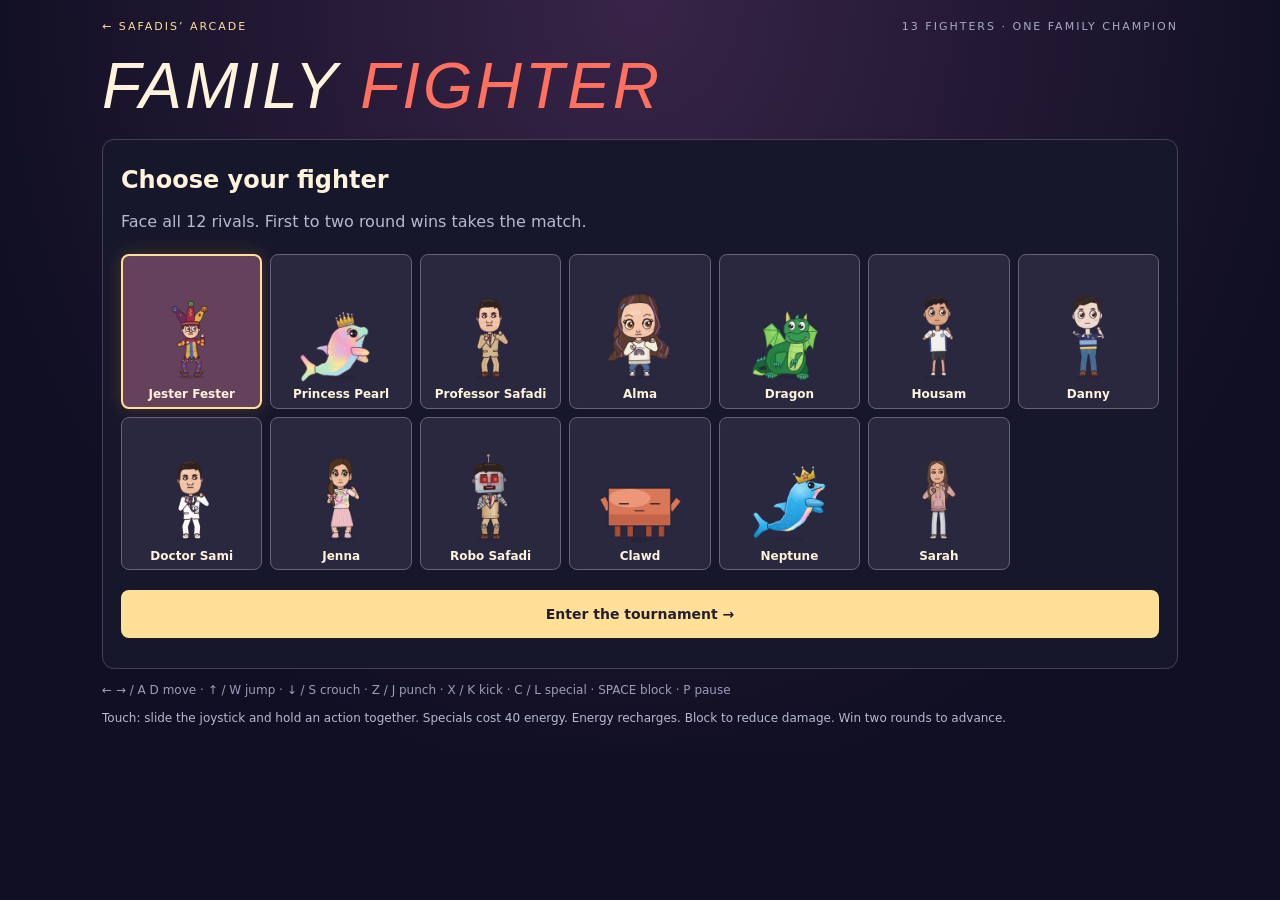
<file: games/family-fighter/index.html>
<!-- Generated: edit page.html, then npm run build:family-fighter -->
<!doctype html><html lang="en"><head><meta charset="utf-8"><meta name="viewport" content="width=device-width,initial-scale=1,viewport-fit=cover"><title>Family Fighter · Safadis' Arcade</title><link rel="icon" href="data:,"><link rel="stylesheet" href="style.css"></head><body>
<main><header><a href="../index.html">← SAFADIS’ ARCADE</a><span>13 FIGHTERS · ONE FAMILY CHAMPION</span></header><h1>FAMILY <em>FIGHTER</em></h1>
<section id="selection"><h2>Choose your fighter</h2><p>Face all 12 rivals. First to two round wins takes the match.</p><div id="roster" role="group" aria-label="Fighters"></div><button id="start">Enter the tournament →</button></section>
<section id="cabinet" hidden><div class="toolbar"><span id="progress"></span><button id="sound" aria-pressed="true" aria-label="Sound effects enabled">Sound: on</button><button id="pause">Pause</button><button id="restart">Restart</button><button id="choose">Choose fighter</button></div><div class="screen"><canvas id="game" width="1920" height="1080" tabindex="0" aria-label="Family Fighter arena. Arrow keys move, up jumps, down crouches. Z or J punches, X or K kicks, C or L uses a special, Space blocks."></canvas><div class="controls touch" aria-label="Touch controls"><div id="pad" class="joystick" aria-label="Slide to move left or right, up to jump, down to crouch; diagonals combine directions" role="group"><span class="pad-up" aria-hidden="true">↑</span><span class="pad-left" aria-hidden="true">←</span><span class="pad-right" aria-hidden="true">→</span><span class="pad-down" aria-hidden="true">↓</span><span class="joystick-knob" aria-hidden="true"></span></div><div class="actions"><button data-input="punch" aria-label="Punch">Punch <small>Z / J</small></button><button data-input="kick" aria-label="Kick">Kick <small>X / K</small></button><button data-input="special" aria-label="Special attack">Special <small>C / L</small></button><button data-input="block" aria-label="Hold to block">Block <small>SPACE</small></button></div></div><div id="overlay" hidden><h2 id="message"></h2><p id="detail"></p><button id="continue">Continue →</button></div></div>
</section>
<footer>← → / A D move · ↑ / W jump · ↓ / S crouch · Z / J punch · X / K kick · C / L special · SPACE block · P pause<p>Touch: slide the joystick and hold an action together. Specials cost 40 energy. Energy recharges. Block to reduce damage. Win two rounds to advance.</p></footer><p id="announce" class="sr" aria-live="polite"></p></main><script src="runtime.js"></script></body></html>
</file>
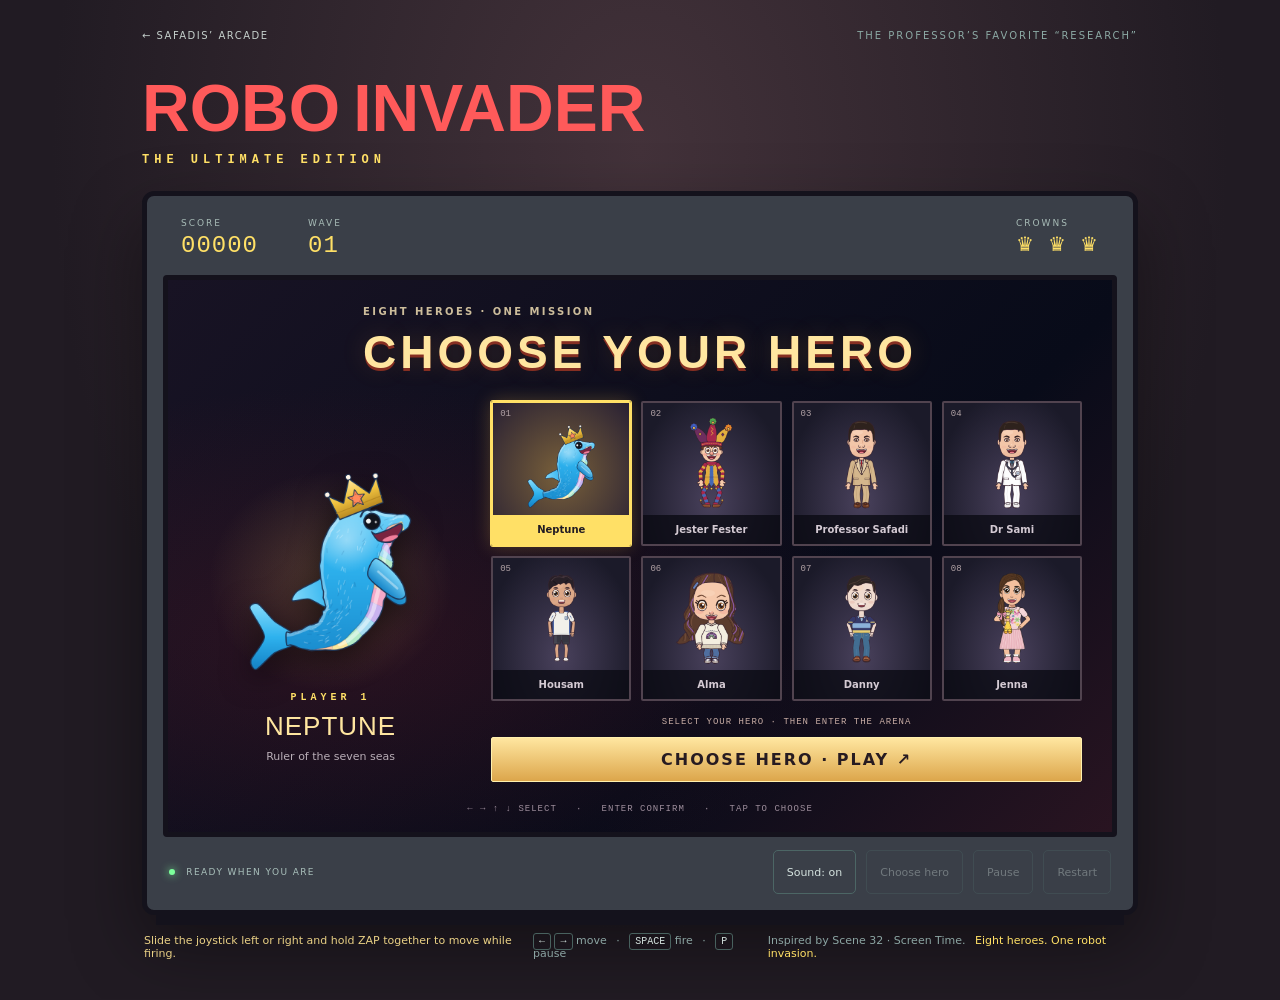
<file: games/robo-invaders/index.html>
<!-- Generated by npm run build:game. Edit page.html, style.css, model.js or game.js, then rebuild. -->
<!doctype html>
<html lang="en">
<head>
<meta charset="utf-8"><meta name="viewport" content="width=device-width, initial-scale=1, viewport-fit=cover">
<title>Robo Invader · The Ultimate Edition | Safadis' Arcade</title>
<link rel="icon" href="data:,">
<link rel="stylesheet" href="style.css">
</head>
<body>
<main>
  <header class="arcade-nav"><a href="../index.html">← SAFADIS’ ARCADE</a><span class="edition">THE PROFESSOR’S FAVORITE “RESEARCH”</span></header>
  <section class="intro"><div><h1>Robo<span>Invader</span><small>THE ULTIMATE EDITION</small></h1></div></section>
  <section class="cabinet" aria-label="Robo Invader The Ultimate Edition game">
    <div class="dashboard"><div>SCORE<strong id="score">00000</strong></div><div>WAVE<strong id="wave">01</strong></div><div class="health">CROWNS<strong id="lives">♛ ♛ ♛</strong></div></div>
    <div class="screen selecting">
      <section id="fighter-select" aria-labelledby="fighter-title">
        <div class="fighter-heading">
          <p class="eyebrow">EIGHT HEROES · ONE MISSION</p>
          <h2 id="fighter-title">CHOOSE YOUR HERO</h2>
        </div>
        <div class="fighter-layout">
          <div class="fighter-preview"><div class="fighter-aura"></div><img id="hero-preview" alt=""><span class="fighter-player">PLAYER 1</span><h3 id="hero-name">Neptune</h3><p id="hero-tagline">Ruler of the seven seas</p></div>
          <div class="fighter-roster"><div id="hero-grid" role="group" aria-label="Heroes"></div><p class="fighter-instructions">SELECT YOUR HERO · THEN ENTER THE ARENA</p><button id="confirm-hero">Choose hero · Play ↗</button></div>
        </div>
        <p class="fighter-keyboard">← → ↑ ↓ SELECT &nbsp; · &nbsp; ENTER CONFIRM &nbsp; · &nbsp; TAP TO CHOOSE</p>
      </section>
      <canvas id="game" width="1920" height="1080" tabindex="0" aria-label="Move your hero with arrow keys or A and D. Hold Space to fire. P pauses."></canvas>
      <div class="overlay" id="overlay"><p class="eyebrow" id="overlay-label">PLAYER 1: PROF. SAFADI</p><h2 id="overlay-title">ROBO INVASION!</h2><p id="overlay-copy">Raise your trident. Clear the Robo-Safadis.<br>Three crowns. Endless waves. Rainbow power.</p><button id="start">Start game <span>↗</span></button></div>
      <div id="wave-notice" hidden>WAVE CLEARED</div>
<div class="touch" aria-label="Touch controls"><div class="joystick joystick-horizontal" role="group" aria-label="Touch and slide left or right to steer"><span class="joystick-knob"></span></div><div class="actions"><button data-control="fire" class="fire">ZAP! ✦</button></div></div>
    </div>
    <div class="console"><span><i></i> <span id="state-label">READY WHEN YOU ARE</span></span><button id="sound" aria-pressed="true">Sound: on</button><button id="choose-hero">Choose hero</button><button id="pause" disabled>Pause</button><button id="restart">Restart</button></div>
  </section>

  <footer><p class="touch-help">Slide the joystick left or right and hold ZAP together to move while firing.</p><p><kbd>←</kbd> <kbd>→</kbd> move <span>·</span> <kbd>SPACE</kbd> fire <span>·</span> <kbd>P</kbd> pause</p><p>Inspired by Scene 32 · Screen Time. <span class="mint">Eight heroes. One robot invasion.</span></p></footer>
  <p class="sr-only" id="announcement" aria-live="polite"></p>
</main>
<script src="runtime.js"></script>
</body></html>
</file>
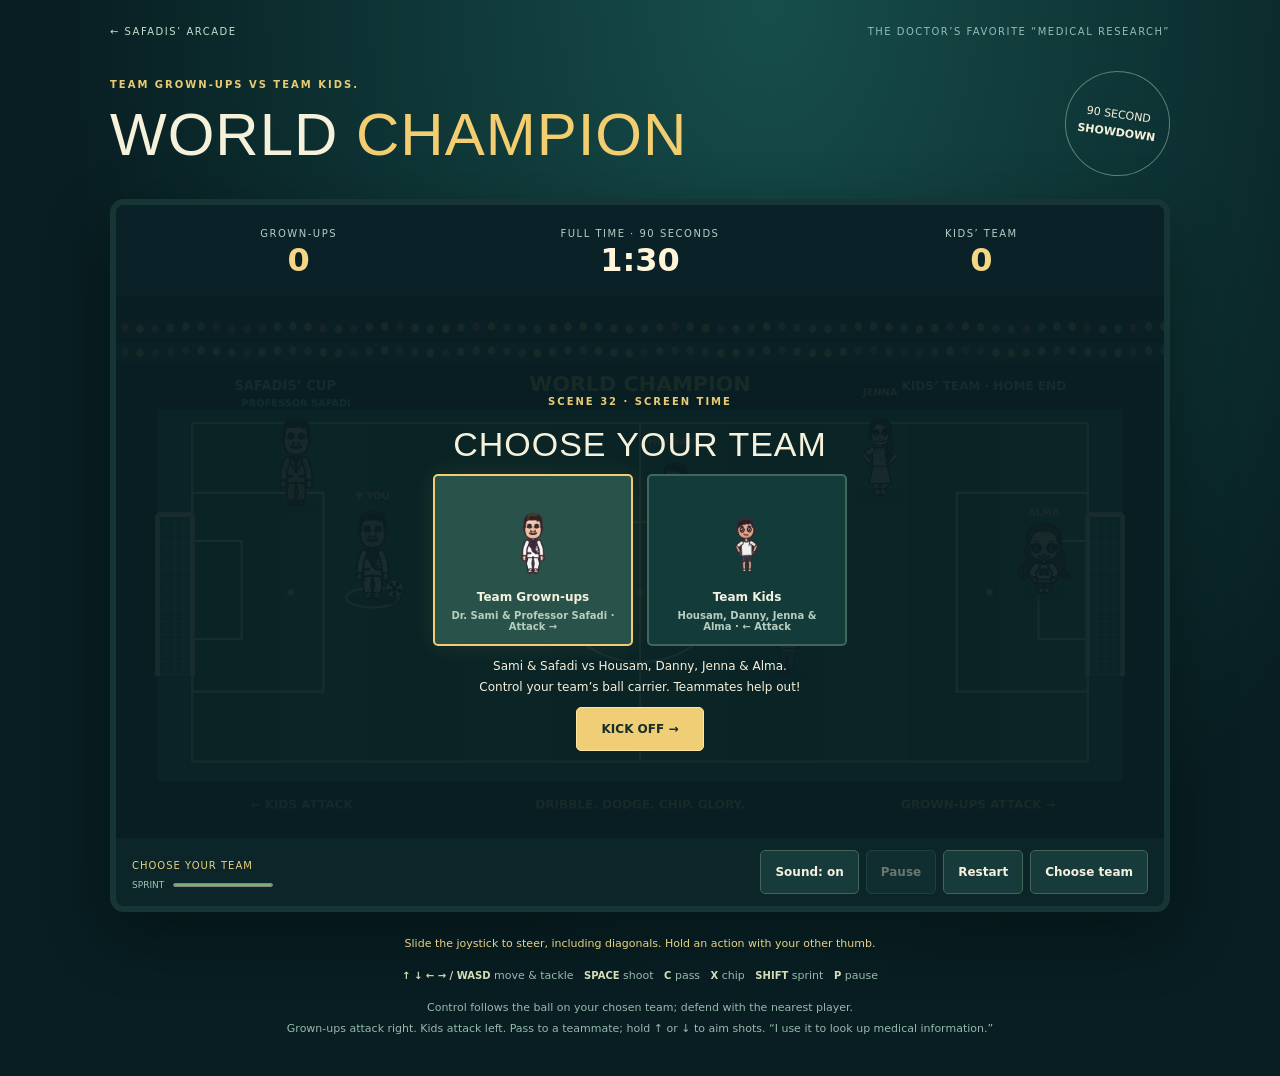
<file: games/world-champion/index.html>
<!-- Generated by npm run build:world-champion. Edit page.html, style.css, model.js or game.js, then rebuild. -->
<!doctype html>
<html lang="en"><head><meta charset="utf-8"><meta name="viewport" content="width=device-width, initial-scale=1, viewport-fit=cover"><title>World Champion · Safadis' Arcade</title><link rel="icon" href="data:,"><link rel="stylesheet" href="style.css"></head>
<body><main>
<header><a href="../">← SAFADIS’ ARCADE</a><span>THE DOCTOR’S FAVORITE “MEDICAL RESEARCH”</span></header>
<div class="title"><div><p class="eyebrow">TEAM GROWN-UPS VS TEAM KIDS.</p><h1>WORLD <em>CHAMPION</em></h1></div><div class="badge">90 SECOND<br><strong>SHOWDOWN</strong></div></div>
<section class="cabinet" aria-label="World Champion soccer game">
<div class="scoreboard"><div><span id="player-name">GROWN-UPS</span><strong id="player-score">0</strong></div><div class="timer"><span>FULL TIME · 90 SECONDS</span><strong id="timer">1:30</strong></div><div><span>KIDS’ TEAM</span><strong id="kids-score">0</strong></div></div>
<div class="screen"><canvas id="game" width="1920" height="992" tabindex="0" aria-label="Soccer pitch. Move with arrows or WASD, C to pass, Space to shoot, X to chip, Shift to sprint, P to pause."></canvas>
<div id="overlay" class="overlay"><p class="eyebrow" id="overlay-label">SCENE 32 · SCREEN TIME</p><h2 id="overlay-title">CHOOSE YOUR TEAM</h2><div id="selection"><div class="heroes"><button data-team="0" aria-pressed="true"><img alt="" id="portrait-sami"><strong>Team Grown-ups</strong><small>Dr. Sami &amp; Professor Safadi · Attack →</small></button><button data-team="1" aria-pressed="false"><img alt="" id="portrait-housam"><strong>Team Kids</strong><small>Housam, Danny, Jenna &amp; Alma · ← Attack</small></button></div><p>Sami &amp; Safadi vs Housam, Danny, Jenna &amp; Alma.<br>Control your team’s ball carrier. Teammates help out!</p></div><p id="result-copy" hidden></p><button id="start" class="primary">KICK OFF →</button></div>
<div class="touch" aria-label="Touch controls"><div class="joystick" role="group" aria-label="Touch and slide to steer"><span class="joystick-knob"></span></div><div class="actions"><button data-control="sprint">Sprint</button><button data-control="pass">Pass</button><button data-control="chip">Chip</button><button data-control="shoot" class="primary">Shoot!</button></div></div>
</div>
<div class="console"><div><span id="status">CHOOSE YOUR PLAYER</span><label>SPRINT <meter id="stamina" min="0" max="1" value="1">Full</meter></label></div><nav><button id="sound" aria-pressed="true" aria-label="Sound effects">Sound: on</button><button id="pause" disabled>Pause</button><button id="restart">Restart</button><button id="choose">Choose team</button></nav></div>
</section>

<footer><p class="touch-help">Slide the joystick to steer, including diagonals. Hold an action with your other thumb.</p><p><b>↑ ↓ ← → / WASD</b> move & tackle &nbsp; <b>SPACE</b> shoot &nbsp; <b>C</b> pass &nbsp; <b>X</b> chip &nbsp; <b>SHIFT</b> sprint &nbsp; <b>P</b> pause</p><p>Control follows the ball on your chosen team; defend with the nearest player.<br>Grown-ups attack right. Kids attack left. Pass to a teammate; hold ↑ or ↓ to aim shots. “I use it to look up medical information.”</p></footer><p id="announcement" class="sr-only" aria-live="polite"></p>
</main>
<script src="runtime.js"></script>
</body></html>
</file>
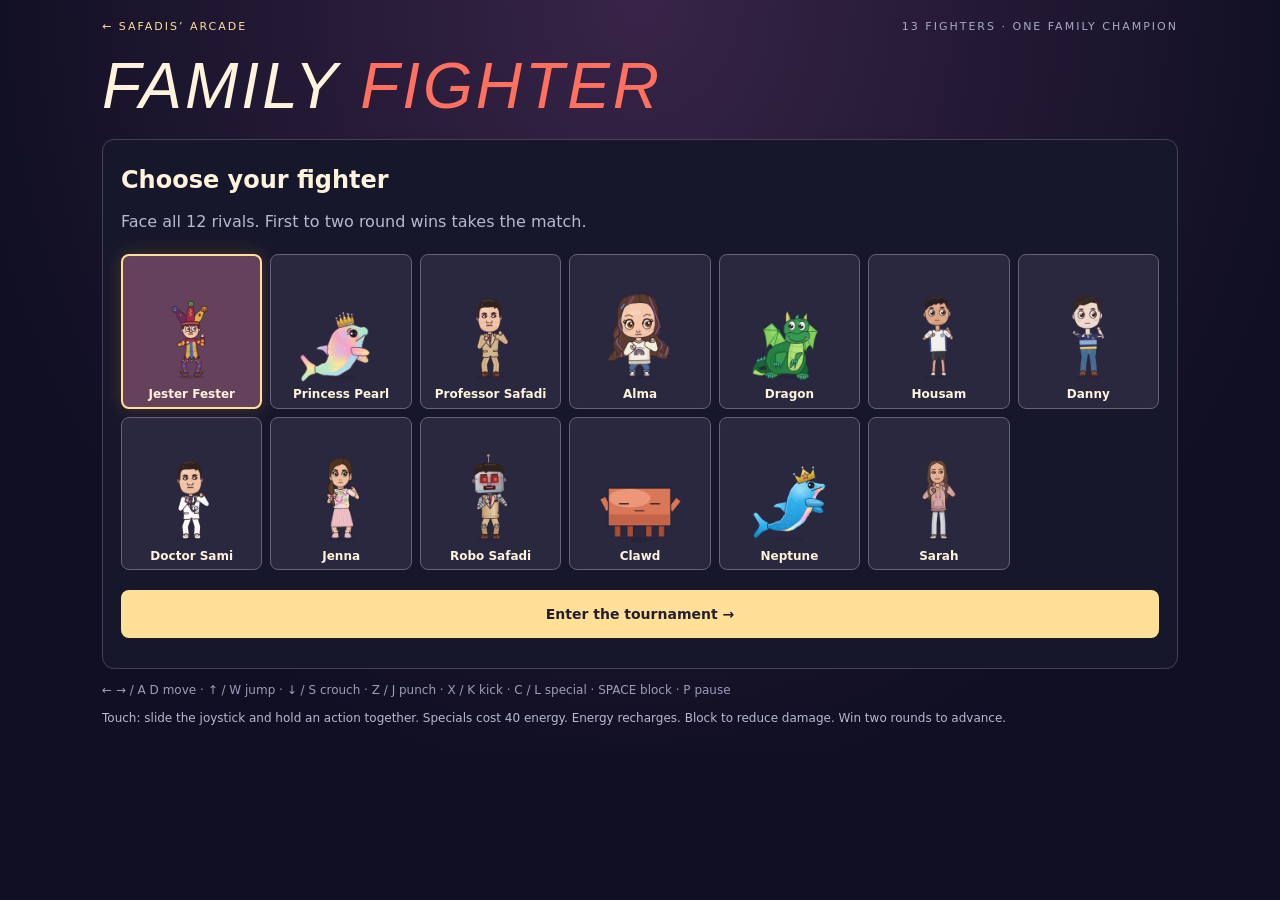
<file: games/family-fighter/page.html>
<!doctype html><html lang="en"><head><meta charset="utf-8"><meta name="viewport" content="width=device-width,initial-scale=1,viewport-fit=cover"><title>Family Fighter · Safadis' Arcade</title><link rel="icon" href="data:,"><link rel="stylesheet" href="style.css"></head><body>
<main><header><a href="../index.html">← SAFADIS’ ARCADE</a><span>13 FIGHTERS · ONE FAMILY CHAMPION</span></header><h1>FAMILY <em>FIGHTER</em></h1>
<section id="selection"><h2>Choose your fighter</h2><p>Face all 12 rivals. First to two round wins takes the match.</p><div id="roster" role="group" aria-label="Fighters"></div><button id="start">Enter the tournament →</button></section>
<section id="cabinet" hidden><div class="toolbar"><span id="progress"></span><button id="sound" aria-pressed="true" aria-label="Sound effects enabled">Sound: on</button><button id="pause">Pause</button><button id="restart">Restart</button><button id="choose">Choose fighter</button></div><div class="screen"><canvas id="game" width="1920" height="1080" tabindex="0" aria-label="Family Fighter arena. Arrow keys move, up jumps, down crouches. Z or J punches, X or K kicks, C or L uses a special, Space blocks."></canvas><div class="controls touch" aria-label="Touch controls"><div id="pad" class="joystick" aria-label="Slide to move left or right, up to jump, down to crouch; diagonals combine directions" role="group"><span class="pad-up" aria-hidden="true">↑</span><span class="pad-left" aria-hidden="true">←</span><span class="pad-right" aria-hidden="true">→</span><span class="pad-down" aria-hidden="true">↓</span><span class="joystick-knob" aria-hidden="true"></span></div><div class="actions"><button data-input="punch" aria-label="Punch">Punch <small>Z / J</small></button><button data-input="kick" aria-label="Kick">Kick <small>X / K</small></button><button data-input="special" aria-label="Special attack">Special <small>C / L</small></button><button data-input="block" aria-label="Hold to block">Block <small>SPACE</small></button></div></div><div id="overlay" hidden><h2 id="message"></h2><p id="detail"></p><button id="continue">Continue →</button></div></div>
</section>
<footer>← → / A D move · ↑ / W jump · ↓ / S crouch · Z / J punch · X / K kick · C / L special · SPACE block · P pause<p>Touch: slide the joystick and hold an action together. Specials cost 40 energy. Energy recharges. Block to reduce damage. Win two rounds to advance.</p></footer><p id="announce" class="sr" aria-live="polite"></p></main><script src="runtime.js"></script></body></html>
</file>
<file: games/family-fighter/style.css>
:root{color-scheme:dark;font-family:system-ui,sans-serif;color:#fff3db;background:#100f23}*{box-sizing:border-box}body{margin:0;background:radial-gradient(ellipse at top,#382448,transparent 75%)}main{max-width:1100px;margin:auto;padding:20px max(12px,env(safe-area-inset-left))}header,.toolbar{display:flex;align-items:center;gap:12px;justify-content:space-between}header{font-size:11px;letter-spacing:2px;color:#a7abc8}a{color:#ffe096;text-decoration:none}h1{font:italic  clamp(30px,6vw,64px) Impact,sans-serif;margin:16px 0;letter-spacing:3px}em{color:#ff705e}h2{margin:8px 0;font-size:24px}p{color:#b8b8d2;line-height:1.5}button{font:700 14px system-ui;color:inherit;background:#29283e;border:1px solid #68617b;border-radius:8px;min-height:48px;padding:10px 16px;cursor:pointer}button:hover,button.active{background:#68445d}button:focus-visible,canvas:focus-visible{outline:3px solid #80e5dd;outline-offset:2px}[hidden]{display:none!important}#roster{display:grid;grid-template-columns:repeat(auto-fit,minmax(125px,1fr));gap:8px;margin:20px 0}.fighter{padding:6px;font-size:12px;position:relative}.fighter img{width:100%;height:125px;object-fit:contain;display:block}.fighter[aria-pressed=true]{background:#65415c;border:2px solid #ffe096;box-shadow:0 0 18px #ffad4e33}#start,#continue{background:#ffe096;color:#251d32;border:0}#start{width:100%;margin-bottom:12px}#selection{background:#17172b;border:1px solid #484059;padding:18px;border-radius:12px}.toolbar{font-size:13px;padding:8px 0}.toolbar button{padding:8px}.toolbar span{margin-right:auto}.screen{position:relative;border:3px solid #65506a;border-radius:8px;overflow:hidden}canvas{display:block;width:100%;aspect-ratio:16/9}#overlay{position:absolute;inset:0;background:#111026dd;display:flex;flex-direction:column;justify-content:center;align-items:center;text-align:center;padding:12px}#overlay h2{color:#ffe096;font:italic clamp(22px,5vw,46px) Impact,sans-serif;letter-spacing:2px}#overlay p{margin:8px 0 16px}footer{font-size:12px;color:#9c9dbb;margin-top:14px}.sr{position:absolute;width:1px;height:1px;overflow:hidden;clip-path:inset(50%)}@media(max-width:500px){main{padding-top:10px}header span{display:none}#roster{grid-template-columns:repeat(3,1fr)}.fighter img{height:95px}#selection{padding:10px}.toolbar{font-size:11px;gap:6px}.toolbar button{font-size:11px}footer{font-size:10px}}
/* Gameplay controls stay within the field on touch, mouse and hybrid devices. */
main{padding-left:max(12px,env(safe-area-inset-left));padding-right:max(12px,env(safe-area-inset-right));padding-bottom:max(12px,env(safe-area-inset-bottom))}
.screen .controls{position:absolute;inset:0;pointer-events:none}
.joystick,.actions{position:absolute;bottom:10px;pointer-events:auto}
#pad{left:10px;width:clamp(96px,18vw,116px);height:clamp(96px,18vw,116px);border:2px solid #ffe09699;border-radius:50%;background:#17172b99;touch-action:none;color:#ffe096}
#pad span{position:absolute;pointer-events:none}
.pad-up{top:1px;left:calc(50% - 6px)}.pad-down{bottom:1px;left:calc(50% - 6px)}.pad-left{left:3px;top:calc(50% - 12px)}.pad-right{right:3px;top:calc(50% - 12px)}
.joystick-knob{left:27%;top:27%;width:46%;height:46%;border:2px solid #ffe096;border-radius:50%;background:#ffe09666;transform:translate(var(--stick-x,0px),var(--stick-y,0px))}
#pad.active{background:#674258bb;box-shadow:0 0 12px #ffe09644}
.actions{right:10px;display:grid;grid-template-columns:repeat(2,minmax(44px,1fr));gap:6px;width:clamp(112px,23vw,164px)}
.actions button{min-width:44px;min-height:46px;padding:5px 3px;font-size:11px;background:#242238bb;border-color:#ffe09688;touch-action:none}
.actions button.active{background:#ffe096;color:#251d32;box-shadow:0 0 12px #ffe09666}
.actions small{display:block;font-size:9px;opacity:.7}
.joystick,.actions button{user-select:none;-webkit-user-select:none;-webkit-touch-callout:none;-webkit-tap-highlight-color:transparent}
.screen:has(#overlay:not([hidden])) .controls{display:none}
.screen:has(#overlay:not([hidden])){min-height:220px}
.toolbar button{flex-shrink:0;min-width:48px}.toolbar span{min-width:0}
@media(max-width:600px){
 .playing header,.playing h1{display:none}
 .toolbar{flex-wrap:wrap;justify-content:flex-end}
 .toolbar span{flex-basis:100%}
 .playing main{padding-top:max(4px,env(safe-area-inset-top))}
 .playing footer{margin-top:8px}
}
@media(orientation:landscape) and (max-height:600px){
 .playing main{max-width:min(1100px,calc((100dvh - 76px - env(safe-area-inset-top) - env(safe-area-inset-bottom))*16/9 + 24px));padding-top:max(4px,env(safe-area-inset-top))}
 .playing header,.playing h1,.playing footer{display:none}
 .toolbar{flex-wrap:nowrap;height:60px;font-size:11px;gap:6px}
 .toolbar span{flex-basis:auto}
 .toolbar button{font-size:11px;padding:6px}
 #selection{max-width:900px;margin:auto}#roster{grid-template-columns:repeat(auto-fit,minmax(90px,1fr))}.fighter img{height:65px}
}
/* Prevent held touches from selecting text or opening iOS callouts during play. */
html, body, body *, body *::before, body *::after {
  -webkit-user-select: none;
  user-select: none;
  -webkit-touch-callout: none;
}
.playing h1 { display: none; }

/* Keep the fighters visible during the victory countdown. */
#overlay.victory-result { background: transparent; justify-content: flex-start; padding-top: 22%; }
#overlay.victory-result h2 { text-shadow: 0 2px 4px #17172b, 0 0 10px #17172b; font-size: clamp(22px, 4vw, 36px); margin: 0; }
#overlay.victory-result p { color: #fff3db; text-shadow: 0 1px 3px #17172b, 0 0 6px #17172b; font-size: 12px; margin: 4px 0; }
#overlay.victory-result button { background: #251d32bb; color: #ffe096; }
#overlay.victory-result button:disabled { cursor: default; }
@media(max-width:500px){
 .toolbar{display:grid;grid-template-columns:repeat(4,minmax(0,1fr))}
 .toolbar span{grid-column:1 / -1}
 .toolbar button{padding:6px 3px}
}
</file>
<file: games/robo-invaders/style.css>
:root { color-scheme: dark; font-family: 'DM Sans', system-ui, sans-serif; color: #f1f0e7; background: #211b23; }
.arcade-nav { margin-bottom: 26px; font-size: 10px; letter-spacing: 1.5px; flex-wrap: wrap; }
* { box-sizing: border-box; } body { margin: 0; background: radial-gradient(ellipse at 50% 15%, #43323a 0, transparent 65%); }
main { max-width: 1060px; margin: auto; padding: 30px 32px 20px; } header { display: flex; justify-content: space-between; align-items: center; gap: 15px; font-size: 12px; } a { color: #c4cfcb; text-decoration: none; } a:hover { color: #FFE066; } .edition { color: #8caaa5; font-size: 10px; letter-spacing: 2px; }
.intro { display: flex; align-items: end; justify-content: space-between; margin: 0 0 24px; gap: 20px; }.eyebrow { font-size: 10px; letter-spacing: 2.4px; color: #FFE066; font-weight: 700; } h1,h2 { font-family: 'Space Grotesk', system-ui, sans-serif; } h1 { margin: 8px 0 0; font-size: clamp(36px, 6vw, 66px); line-height: 1; letter-spacing: -3px; font-weight: 600; } h1 span { color: #FFE066; }.mission { font-size: 13px; color: #a4b6b6; line-height: 1.7; margin: 0; }
.cabinet { border: 1px solid #3a4b4c; border-radius: 15px; background: #3A3F48; padding: 12px; box-shadow: 0 25px 65px #0005; overflow: hidden; }.dashboard { display: flex; gap: 50px; padding: 6px 18px 16px; font-size: 9px; letter-spacing: 2px; color: #a7bbb6; }.dashboard strong { display: block; font: 500 24px 'Space Grotesk', monospace; letter-spacing: 1px; color: #f3eedb; margin-top: 4px; }.dashboard .health { margin-left: auto; }.health strong { color: #FFE066; font-size: 20px; }
.screen { position: relative; border: 1px solid #3c5154; border-radius: 7px; overflow: hidden; background: #070A1C; } canvas { display: block; width: 100%; height: auto; outline-offset: -4px; }.overlay { position: absolute; inset: 0; display: flex; flex-direction: column; justify-content: center; align-items: center; text-align: center; background: #070A1C99; padding: 16px;  }.overlay[hidden] { display: none; } h2 { font-size: clamp(25px, 5vw, 48px); letter-spacing: -1.5px; margin: 12px 0; }.overlay p:not(.eyebrow) { color: #b7ccca; line-height: 1.8; font-size: 14px; margin: 0 0 24px; } button { font: inherit; cursor: pointer; border: 1px solid #4c6665; border-radius: 5px; background: transparent; color: #d5e3df; padding: 8px 13px; } button:hover { background: #ffffff10; } button:focus-visible, a:focus-visible { outline: 2px solid #FFE066; outline-offset: 3px; }button:disabled { opacity: .35; cursor: default; } #start { background: #FFE066; color: #132b24; border: 0; font-weight: 700; padding: 13px 24px; min-width: 185px; }#start span { margin-left: 30px; } .console { display: flex; align-items: center; gap: 10px; padding: 13px 6px 0; font-size: 11px; }.console>span { margin-right: auto; font-size: 9px; letter-spacing: 1.4px; color: #a8bfba; } i { display: inline-block; width: 6px; height: 6px; background: #FFE066; border-radius: 50%; margin-right: 7px; }footer { display: flex; justify-content: space-between; gap: 15px; font-size: 11px; color: #8ca5a3; padding: 8px 2px; }footer span { margin: 0 6px; }kbd { font: 10px monospace; border: 1px solid #48615e; border-radius: 3px; padding: 2px 5px; color: #d5e3df; }.mint { color: #FFE066; }.touch { display: flex; gap: 12px; margin-top: 15px; }.touch button { min-width: 65px; height: 48px; touch-action: none; user-select: none; }.touch .fire { margin-left: auto; min-width: 130px; color: #FFE066; background: #FFE0660d; }.touch button.active { background: #FFE06633; }#wave-notice { position: absolute; top: 45%; width: 100%; text-align: center; color: #FFE066; letter-spacing: 4px; font-size: 22px; pointer-events: none; }.sr-only { position: absolute; width: 1px; height: 1px; overflow: hidden; clip-path: inset(50%); }
@media (max-width: 600px) { main { padding: 18px 12px; }.edition { font-size: 8px; letter-spacing: 1px; }.intro { margin: 0 0 20px; }.mission { display: none; }.cabinet { padding: 7px; }.dashboard { padding: 6px 8px 12px; gap: 30px; }.overlay .eyebrow { font-size: 8px; letter-spacing: 1px; }.overlay p:not(.eyebrow) { font-size: 11px; margin-bottom: 12px; }h2 { margin: 6px 0; }#start { padding: 10px 20px; }footer { flex-direction: column; gap: 0; }.console>span { font-size: 8px; letter-spacing: .6px; } }

h1 { font-family: Impact, 'Arial Black', sans-serif; text-transform: uppercase; letter-spacing: 0; color: #FF5A5A; } h1 span { color: #FF5A5A; margin-left: .2em; } h1 small { display: block; color: #FFE066; font: 700 12px monospace; letter-spacing: 5px; margin-top: 12px; } h2 { font-family: Impact, 'Arial Black', sans-serif; color: #FF5A5A; letter-spacing: 1px; text-shadow: 3px 3px #0B0B14; } .cabinet { border: 5px solid #14121c; border-radius: 12px; padding: 16px; box-shadow: 0 24px 0 -14px #14121c, 0 30px 70px #0006; } .screen { border: 5px solid #14121c; border-radius: 4px; } .dashboard strong, .health strong { color: #FFE066; } #start { background: #FFE066; color: #211b23; } i { background: #7CFF9B; box-shadow: 0 0 8px #7CFF9B; } .touch .fire { color: #FFE066; background: #FFE06612; } .touch button.active { background: #FFE06644; } @media(max-width:600px) { .cabinet { padding: 6px; border-width: 3px; } .screen { border-width: 3px; } .overlay { padding: 8px; } .overlay .eyebrow { margin: 0; font-size: 7px; } .overlay p:not(.eyebrow) { line-height: 1.4; font-size: 10px; margin-bottom: 8px; } h2 { font-size: 26px; } #start { min-width: 140px; padding: 8px 16px; } }

.console { flex-wrap: wrap; }
#fighter-select { padding: 26px 30px 18px; text-align: center; background: radial-gradient(ellipse at 20% 65%, #771d2844, transparent 50%), linear-gradient(135deg, #181324, #080b19 65%, #291421); }
#fighter-select[hidden], canvas[hidden] { display: none; }
.fighter-heading { width: fit-content; max-width: 100%; margin: 0 auto; text-align: left; }
.fighter-heading>.eyebrow { margin: 0 0 8px; color: #cdbd9b; }
#fighter-title { margin: 0 0 22px; color: #ffe6a0; font-size: clamp(28px, 4vw, 46px); letter-spacing: 4px; text-shadow: 0 3px #862f22, 0 0 25px #e69c3233; }
.fighter-layout { display: grid; grid-template-columns: 30% 1fr; gap: 28px; align-items: center; }
.fighter-preview { position: relative; min-width: 0; isolation: isolate; }
.fighter-preview>img { position: relative; height: 268px; max-width: 100%; object-fit: contain; filter: drop-shadow(0 8px 15px #0009); }
.fighter-aura { position: absolute; inset: 12% 0 18%; border-radius: 50%; background: radial-gradient(ellipse, #ffd46b33, transparent 65%); z-index: -1; }
.fighter-player { display: block; font: 700 10px monospace; color: #ffe066; letter-spacing: 4px; }
.fighter-preview h3 { margin: 8px 0; font: 26px Impact, 'Arial Black', sans-serif; color: #ffe6a0; text-transform: uppercase; letter-spacing: 1px; }
#hero-tagline { margin: 0; color: #b9aeb7; font-size: 11px; }
#hero-grid { display: grid; grid-template-columns: repeat(4, minmax(0, 1fr)); gap: 10px; }
.hero-card { position: relative; min-width: 0; padding: 0; overflow: hidden; border: 2px solid #51434f; border-radius: 2px; background: radial-gradient(ellipse at 50% 70%, #49415c, #1b1a29 80%); transition: border-color .12s, box-shadow .12s, background .12s; }
.hero-card img { display: block; width: 100%; height: 112px; object-fit: contain; pointer-events: none; }
.hero-card span { display: flex; justify-content: center; align-items: center; min-height: 29px; padding: 4px 2px; background: #0b0a13cc; font: 700 10px system-ui, sans-serif; color: #d4cad3; }
.hero-card small { position: absolute; top: 6px; left: 7px; font: 9px monospace; color: #b0a1a4; }
.hero-card:hover { border-color: #d39963; background: #443040; }
.hero-card[aria-pressed="true"] { border-color: #ffe066; box-shadow: 0 0 0 1px #ffe066, 0 0 18px #ffc44b44; background: radial-gradient(ellipse, #79603a, #282033); }
.hero-card[aria-pressed="true"] span { background: #ffe066; color: #211b23; }
.fighter-instructions { margin: 16px 0 10px; font: 9px monospace; letter-spacing: 1px; color: #c7aca4; }
#confirm-hero { width: 100%; border: 1px solid #fff0ae; border-radius: 2px; background: linear-gradient(#ffe6a0, #dca64b); color: #271b21; padding: 12px; text-transform: uppercase; font-weight: 900; letter-spacing: 2px; }
#confirm-hero:hover { filter: brightness(1.1); }
.fighter-keyboard { margin: 22px 0 0; color: #9e8e9c; font: 9px monospace; letter-spacing: 1px; }
@media(max-width:600px) {
  .console { gap: 6px; } .console>span { flex-basis: 100%; } .console button { padding: 8px; font-size: 11px; }
  #fighter-select { padding: 20px 12px 16px; } .fighter-heading>.eyebrow { font-size: 8px; letter-spacing: 1px; }
  #fighter-title { font-size: 28px; letter-spacing: 2px; margin-bottom: 10px; }
  .fighter-layout { grid-template-columns: 1fr; gap: 16px; }
  .fighter-preview { display: grid; grid-template-columns: 100px 1fr; grid-template-rows: 24px 32px 30px; align-items: center; text-align: left; max-width: 310px; margin: auto; width: 100%; }
  .fighter-preview>img { height: 105px; width: 95px; grid-row: 1 / 4; }
  .fighter-player { align-self: end; font-size: 8px; }.fighter-preview h3 { font-size: 23px; margin: 0; } #hero-tagline { font-size: 10px; align-self: start; }
  #hero-grid { grid-template-columns: repeat(3, minmax(0, 1fr)); gap: 8px; }
  .hero-card img { height: 92px; } .hero-card span { font-size: 9px; min-height: 30px; }
  .fighter-keyboard { font-size: 8px; line-height: 1.6; letter-spacing: 0; margin-top: 14px; }
}

/* Keep browser gestures on the page, and reserve held input for the controls. */
button, a { touch-action: manipulation; }
button { min-height: 44px; min-width: 44px; }
.touch { touch-action: none; user-select: none; -webkit-user-select: none; -webkit-touch-callout: none; }
.touch button { touch-action: none; -webkit-tap-highlight-color: transparent; }
.touch-help { color: #e9d085; }
@media (any-pointer: coarse) {
  main { padding-left: max(10px, env(safe-area-inset-left)); padding-right: max(10px, env(safe-area-inset-right)); padding-bottom: max(12px, env(safe-area-inset-bottom)); }
}
/* Fit the field and thumb controls together on a landscape phone. Selection stays scrollable. */
@media (any-pointer: coarse) and (orientation: landscape) and (max-height: 600px) {
  .play-session main { display: grid; grid-template-columns: minmax(0, 1fr) 144px; align-items: center; gap: 12px; max-width: calc((100dvh - 154px) * 16 / 9 + 176px); padding-top: max(8px, env(safe-area-inset-top)); }
  .play-session header, .play-session .title, .play-session .intro, .play-session footer { display: none; }
  .play-session .cabinet { min-width: 0; }
  .play-session .touch { margin: 0; flex-direction: column; }
  .play-session .console { gap: 4px; padding: 6px; }
  .play-session .console button { font-size: 10px; padding: 6px; }
  .play-session .console > span { display: none; }
}

@media (any-pointer: coarse) and (orientation: landscape) and (max-height: 600px) {
  .play-session .cabinet { padding: 6px; border-width: 3px; }
  .play-session .dashboard { padding: 4px 6px 8px; gap: 14px; }
  .play-session .dashboard strong { font-size: 20px; }
  .play-session .screen { border-width: 3px; }
  .play-session .touch button { width: 100%; margin: 0; min-height: 54px; }
  .play-session .overlay p:not(.eyebrow) { font-size: 11px; margin-bottom: 8px; line-height: 1.4; }
  .play-session h2 { font-size: 26px; margin: 6px 0; }
}

@media (any-pointer: coarse) and (max-width: 600px) {
  .play-session header, .play-session .title, .play-session .intro, .play-session footer { display: none; }
  .play-session main { padding-top: max(8px, env(safe-area-inset-top)); }
}

/* Gameplay controls sit inside the field, with settings in the console below. */
.screen .touch { position: absolute; inset: 0; margin: 0; pointer-events: none; display: block; }
.screen .joystick, .screen .actions { position: absolute; bottom: 10px; pointer-events: auto; }
.screen .joystick { left: 10px; width: clamp(80px, 18vw, 112px); height: clamp(80px, 18vw, 112px); border: 2px solid #ffe29199; border-radius: 50%; background: #071b2466; touch-action: none; transform: none; }
.joystick-knob { position: absolute; left: 25%; top: 25%; width: 50%; height: 50%; border-radius: 50%; border: 2px solid #ffe291; background: #ffe29177; transform: translate(var(--stick-x, 0px), var(--stick-y, 0px)); pointer-events: none; }
.screen .actions { right: 10px; display: grid; grid-template-columns: repeat(2, minmax(44px, 1fr)); gap: 6px; width: auto; }
.screen .actions button { min-width: 44px; min-height: 44px; width: auto; height: auto; margin: 0; padding: 8px; background: #123534cc; }
.screen .actions .primary, .screen .actions .fire { grid-column: 1 / -1; min-width: 76px; color: #ffe291; border-color: #ffe291; }
.screen.selecting .touch, .screen:has(.overlay:not([hidden])) .touch { display: none; }
@media (any-pointer: coarse) and (orientation: landscape) and (max-height: 600px) {
  .play-session main { display: block; max-width: calc((100dvh - 154px) * 16 / 9 + 32px); }
}

/* Show the single movement axis while retaining a circular thumb target. */
.joystick-horizontal::before { content: ''; position: absolute; left: 12%; right: 12%; top: calc(50% - 2px); height: 4px; border-radius: 2px; background: #ffe29199; pointer-events: none; }

/* Reclaim title space throughout a game session on every screen size. */
.play-session .intro { display: none; }

/* Prevent long-press selection and image dragging during touch play. */
*, *::before, *::after {
  -webkit-user-select: none;
  user-select: none;
  -webkit-touch-callout: none;
}
img, a { -webkit-user-drag: none; }
</file>
<file: games/world-champion/style.css>
:root{color-scheme:dark;font-family:system-ui,sans-serif;background:#081e22;color:#f6f1db}*{box-sizing:border-box}body{margin:0;background:radial-gradient(ellipse at 60% 0,#164e4b,transparent 65%);min-height:100vh}main{max-width:1120px;margin:auto;padding:26px 30px}header{display:flex;justify-content:space-between;gap:16px;font-size:10px;letter-spacing:1.5px;color:#97bcb5}a{color:#c3dfcf;text-decoration:none}.title{display:flex;align-items:center;justify-content:space-between;margin:32px 0 22px}.eyebrow{font-size:10px;letter-spacing:2px;color:#e9cb73;font-weight:800}h1{font:clamp(30px,5vw,60px) Impact,'Arial Black',sans-serif;letter-spacing:1px;margin:8px 0}h1 em{color:#f2ce70;font-style:normal}.badge{border:1px solid #5c8178;border-radius:50%;width:105px;height:105px;display:flex;flex-direction:column;justify-content:center;text-align:center;font-size:11px;line-height:1.6;transform:rotate(8deg);flex-shrink:0}.cabinet{border:6px solid #183536;border-radius:14px;overflow:hidden;box-shadow:0 22px 65px #0005;background:#0c2528}.scoreboard{display:grid;grid-template-columns:1fr 1fr 1fr;background:#0a2227;text-align:center;padding:17px 12px}.scoreboard span{font-size:10px;letter-spacing:1.5px;color:#acd0c4}.scoreboard strong{display:block;font-size:32px;line-height:1.2;color:#f5d684}.timer strong{color:#fff6da}.screen{position:relative}canvas{display:block;width:100%;height:auto;aspect-ratio:960/496;outline-offset:-4px}.overlay{position:absolute;inset:0;background:#081e22ed;display:flex;flex-direction:column;align-items:center;justify-content:center;text-align:center;padding:14px}h2{font:clamp(19px,3vw,34px) Impact,'Arial Black',sans-serif;letter-spacing:1px;margin:5px 0 10px}.heroes{display:flex;gap:14px;justify-content:center}.heroes button{width:200px;padding:8px 14px 12px;border:2px solid #41665d;background:#133b3a}.heroes button[aria-pressed=true]{border-color:#f2ce70;background:#29534a;box-shadow:0 0 22px #f2ce7017}.heroes img{width:88px;height:106px;object-fit:contain;display:block;margin:auto}.heroes strong,.heroes small{display:block}.heroes small{font-size:10px;color:#b6cebf;margin-top:6px}.overlay p{font-size:12px;line-height:1.7;margin:10px 0}.overlay .eyebrow{font-size:10px}button{font:inherit;font-size:12px;font-weight:750;cursor:pointer;min-height:40px;border:1px solid #44645c;border-radius:5px;background:#173b3a;color:#f4f1df;padding:8px 14px;touch-action:none}button:focus-visible,a:focus-visible,canvas:focus-visible{outline:3px solid #ffe291;outline-offset:2px}button:disabled{opacity:.4;cursor:default}.primary{background:#efce75;color:#182c29;border-color:#ffe6a0;padding:11px 25px}.console{display:flex;justify-content:space-between;align-items:center;gap:12px;padding:12px 16px}.console span{font-size:10px;letter-spacing:1px;color:#e9d085}.console label{display:flex;align-items:center;gap:9px;font-size:9px;color:#a4c4b7;margin-top:7px}meter{height:8px;width:100px}nav{display:flex;gap:7px}.touch{display:flex;justify-content:space-between;gap:16px;margin-top:16px}.dpad,.actions{display:flex;gap:6px}.dpad button{width:45px;font-size:22px}.active{filter:brightness(1.5);transform:translateY(2px)}footer{text-align:center;color:#96b9ad;font-size:11px;line-height:1.9;margin-top:22px}footer b{color:#d6dbb8;font-size:10px}.sr-only{position:absolute;width:1px;height:1px;overflow:hidden;clip:rect(0,0,0,0)}[hidden]{display:none!important}@media(max-width:600px){main{padding:16px 10px}header span,.badge{display:none}.title{margin:20px 0 15px}.eyebrow{font-size:8px;letter-spacing:1px}h1{font-size:34px}.cabinet{border-width:3px;border-radius:8px}.scoreboard{padding:10px 3px}.scoreboard span{font-size:8px;letter-spacing:.5px}.scoreboard strong{font-size:24px}.overlay{padding:5px}h2{font-size:17px;margin:2px 0 5px}.overlay .eyebrow{display:none}.heroes{gap:8px}.heroes button{width:135px;padding:3px 5px 6px;font-size:11px}.heroes img{height:60px;width:55px}.heroes small{display:none}.overlay p{font-size:9px;line-height:1.4;margin:5px 0}.overlay .primary{min-height:32px;padding:6px 20px;font-size:10px}.console{padding:9px 7px;gap:5px}.console span{font-size:8px}nav{gap:4px}nav button{font-size:10px;padding:6px;min-height:34px}.touch{gap:7px}.dpad,.actions{gap:4px}.dpad button{width:32px;min-height:47px;padding:3px}.actions button{font-size:10px;padding:8px;min-height:47px}footer{font-size:10px}}

@media(max-width:600px){.console{flex-wrap:wrap}.console>div{display:flex;align-items:center;justify-content:space-between;width:100%;gap:8px}.console label{margin:0}.console nav{width:100%;justify-content:flex-end}}

/* Keep browser gestures on the page, and reserve held input for the controls. */
button, a { touch-action: manipulation; }
button { min-height: 44px; min-width: 44px; }
.touch { touch-action: none; user-select: none; -webkit-user-select: none; -webkit-touch-callout: none; }
.touch button { touch-action: none; -webkit-tap-highlight-color: transparent; }
.touch-help { color: #e9d085; }
@media (any-pointer: coarse) {
  main { padding-left: max(10px, env(safe-area-inset-left)); padding-right: max(10px, env(safe-area-inset-right)); padding-bottom: max(12px, env(safe-area-inset-bottom)); }
}
/* Fit the field and thumb controls together on a landscape phone. Selection stays scrollable. */
@media (any-pointer: coarse) and (orientation: landscape) and (max-height: 600px) {
  .play-session main { display: grid; grid-template-columns: minmax(0, 1fr) 144px; align-items: center; gap: 12px; max-width: calc((100dvh - 154px) * 16 / 9 + 176px); padding-top: max(8px, env(safe-area-inset-top)); }
  .play-session header, .play-session .title, .play-session .intro, .play-session footer { display: none; }
  .play-session .cabinet { min-width: 0; }
  .play-session .touch { margin: 0; flex-direction: column; }
  .play-session .console { gap: 4px; padding: 6px; }
  .play-session .console button { font-size: 10px; padding: 6px; }
  .play-session .console > span { display: none; }
}

.dpad { display: grid; grid-template-columns: repeat(3, 44px); grid-template-rows: repeat(3, 44px); gap: 4px; }
.dpad button { width: 44px; min-height: 44px; padding: 0; font-size: 22px; }
.dpad [data-control="right"] { grid-column: 3; }
.actions { display: grid; grid-template-columns: repeat(2, minmax(44px, 1fr)); align-content: center; }
.actions [data-control="shoot"] { grid-column: 1 / -1; }
.actions button { min-height: 44px; min-width: 44px; }
.touch { align-items: center; }
@media(max-width:600px) {
  nav button { min-height: 44px; min-width: 44px; }
  .overlay .primary { min-height: 44px; }
  /* The picker can grow beyond the pitch so its buttons never overlap. */
  .screen:has(#selection:not([hidden])) { min-height: 230px; }
}
@media (any-pointer: coarse) and (orientation: landscape) and (max-height: 600px) {
  .play-session .scoreboard { padding: 6px 3px; }
  .play-session .scoreboard strong { font-size: 22px; }
  .play-session .scoreboard span { font-size: 8px; letter-spacing: 0; }
  .play-session .console { flex-wrap: wrap; }
  .play-session .console > div { width: 100%; display: flex; justify-content: space-between; gap: 6px; }
  .play-session .console label { margin: 0; }
  .play-session .console nav { width: 100%; justify-content: flex-end; }
  .play-session .actions { width: 100%; }
}

@media (any-pointer: coarse) and (max-width: 600px) {
  .play-session header, .play-session .title, .play-session .intro, .play-session footer { display: none; }
  .play-session main { padding-top: max(8px, env(safe-area-inset-top)); }
}

/* Gameplay controls sit inside the field, with settings in the console below. */
.screen .touch { position: absolute; inset: 0; margin: 0; pointer-events: none; display: block; }
.screen .joystick, .screen .actions { position: absolute; bottom: 10px; pointer-events: auto; }
.screen .joystick { left: 10px; width: clamp(80px, 18vw, 112px); height: clamp(80px, 18vw, 112px); border: 2px solid #ffe29199; border-radius: 50%; background: #071b2466; touch-action: none; transform: none; }
.joystick-knob { position: absolute; left: 25%; top: 25%; width: 50%; height: 50%; border-radius: 50%; border: 2px solid #ffe291; background: #ffe29177; transform: translate(var(--stick-x, 0px), var(--stick-y, 0px)); pointer-events: none; }
.screen .actions { right: 10px; display: grid; grid-template-columns: repeat(2, minmax(44px, 1fr)); gap: 6px; width: auto; }
.screen .actions button { min-width: 44px; min-height: 44px; width: auto; height: auto; margin: 0; padding: 8px; background: #123534cc; }
.screen .actions .primary, .screen .actions .fire { grid-column: 1 / -1; min-width: 76px; color: #ffe291; border-color: #ffe291; }
.screen.selecting .touch, .screen:has(.overlay:not([hidden])) .touch { display: none; }
@media (any-pointer: coarse) and (orientation: landscape) and (max-height: 600px) {
  .play-session main { display: block; max-width: calc((100dvh - 154px) * 16 / 9 + 32px); }
}

/* Reclaim title space throughout a game session on every screen size. */
.play-session .title { display: none; }
/* Four actions stay in two rows beside the steering thumb. */
.screen .actions [data-control="shoot"] { grid-column: auto; min-width: 44px; }

/* Prevent long-press selection and image dragging during touch play. */
*, *::before, *::after {
  -webkit-user-select: none;
  user-select: none;
  -webkit-touch-callout: none;
}
img, a { -webkit-user-drag: none; }
</file>
